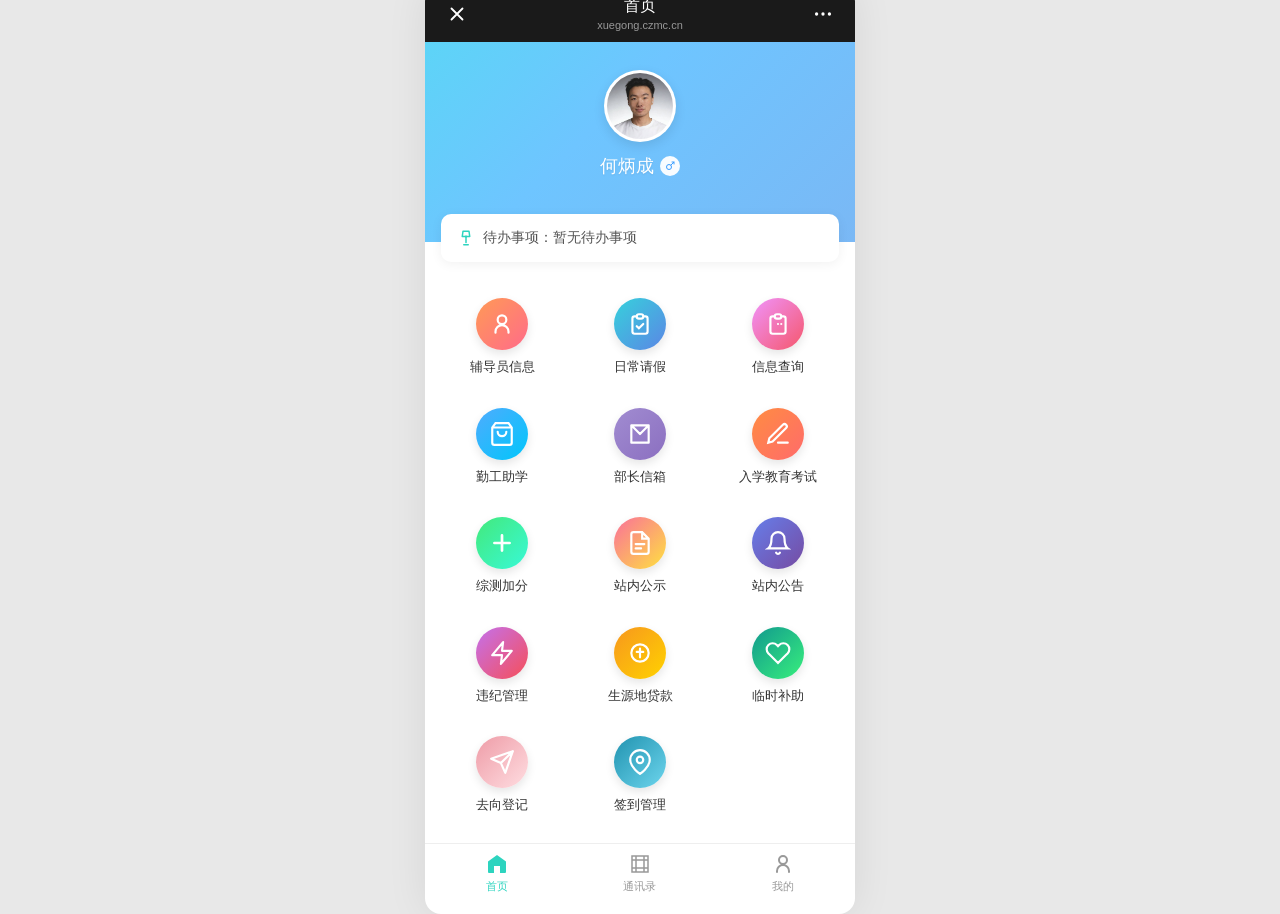
<file: index.html>
<!DOCTYPE html>
<html lang="zh-CN">
<head>
  <meta charset="UTF-8">
  <meta name="viewport" content="width=device-width, initial-scale=1.0, maximum-scale=1.0, user-scalable=no, viewport-fit=cover">
  <meta name="apple-mobile-web-app-capable" content="yes">
  <meta name="apple-mobile-web-app-status-bar-style" content="black-translucent">
  <title>首页 - 学工系统</title>
  <link rel="stylesheet" href="css/style.css">
</head>
<body>
  <div class="phone-shell">
    <!-- 模拟微信/浏览器顶部栏 -->
    <header class="browser-bar">
      <button class="browser-btn" aria-label="关闭">
        <svg viewBox="0 0 24 24" width="22" height="22"><path d="M18 6L6 18M6 6l12 12" stroke="currentColor" stroke-width="2" stroke-linecap="round"/></svg>
      </button>
      <div class="browser-title">
        <div class="browser-title-main">首页</div>
        <div class="browser-title-sub">xuegong.czmc.cn</div>
      </div>
      <button class="browser-btn" aria-label="更多">
        <svg viewBox="0 0 24 24" width="22" height="22"><circle cx="5" cy="12" r="1.8" fill="currentColor"/><circle cx="12" cy="12" r="1.8" fill="currentColor"/><circle cx="19" cy="12" r="1.8" fill="currentColor"/></svg>
      </button>
    </header>

    <div class="page">
      <!-- 个人信息区 -->
      <section class="profile-section">
        <div class="profile-bg"></div>
        <div class="profile-content">
          <div class="avatar">
            <img src="assets/avatar.png" alt="何炳成">
          </div>
          <div class="user-name">
            何炳成
            <span class="gender-badge" aria-label="男">
              <svg viewBox="0 0 24 24" width="12" height="12"><circle cx="10" cy="14" r="5" fill="none" stroke="currentColor" stroke-width="2"/><path d="M14 10l6-6M16 4h4v4" fill="none" stroke="currentColor" stroke-width="2" stroke-linecap="round"/></svg>
            </span>
          </div>
        </div>
      </section>

      <!-- 待办事项 -->
      <div class="todo-card">
        <span class="todo-icon">
          <svg viewBox="0 0 24 24" width="18" height="18"><path d="M16 3H8l-1 7h10L16 3zM12 10v8M9 21h6" fill="none" stroke="#2dd4bf" stroke-width="2" stroke-linecap="round" stroke-linejoin="round"/><circle cx="12" cy="10" r="1.5" fill="#2dd4bf"/></svg>
        </span>
        <span class="todo-text">待办事项：暂无待办事项</span>
      </div>

      <!-- 功能网格 -->
      <main class="service-grid">
        <a class="service-item" href="pages/service.html?id=counselor">
          <div class="service-icon grad-orange">
            <svg viewBox="0 0 24 24"><path d="M12 12a4 4 0 100-8 4 4 0 000 8zM6 20v-1a6 6 0 0112 0v1" fill="none" stroke="currentColor" stroke-width="2" stroke-linecap="round"/></svg>
          </div>
          <span>辅导员信息</span>
        </a>
        <a class="service-item" href="pages/service.html?id=leave">
          <div class="service-icon grad-cyan">
            <svg viewBox="0 0 24 24"><path d="M9 5H7a2 2 0 00-2 2v12a2 2 0 002 2h10a2 2 0 002-2V7a2 2 0 00-2-2h-2M9 5a2 2 0 002 2h2a2 2 0 002-2M9 5a2 2 0 012-2h2a2 2 0 012 2m-6 9l2 2 4-4" fill="none" stroke="currentColor" stroke-width="2" stroke-linecap="round"/></svg>
          </div>
          <span>日常请假</span>
        </a>
        <a class="service-item" href="pages/service.html?id=query">
          <div class="service-icon grad-pink">
            <svg viewBox="0 0 24 24"><path d="M9 5H7a2 2 0 00-2 2v12a2 2 0 002 2h10a2 2 0 002-2V7a2 2 0 00-2-2h-2M9 5a2 2 0 002 2h2a2 2 0 002-2M9 5a2 2 0 012-2h2a2 2 0 012 2m-3 7h.01M12 12h.01M15 12h.01" fill="none" stroke="currentColor" stroke-width="2" stroke-linecap="round"/></svg>
          </div>
          <span>信息查询</span>
        </a>
        <a class="service-item" href="pages/service.html?id=workstudy">
          <div class="service-icon grad-blue">
            <svg viewBox="0 0 24 24"><path d="M6 2L3 6v14a2 2 0 002 2h14a2 2 0 002-2V6l-3-4H6zM3 6h18M16 10a4 4 0 01-8 0" fill="none" stroke="currentColor" stroke-width="2" stroke-linecap="round"/></svg>
          </div>
          <span>勤工助学</span>
        </a>
        <a class="service-item" href="pages/service.html?id=mailbox">
          <div class="service-icon grad-purple">
            <svg viewBox="0 0 24 24"><path d="M4 4h16v16H4zM4 4l8 8 8-8" fill="none" stroke="currentColor" stroke-width="2" stroke-linecap="round" stroke-linejoin="round"/></svg>
          </div>
          <span>部长信箱</span>
        </a>
        <a class="service-item" href="pages/service.html?id=exam">
          <div class="service-icon grad-orange2">
            <svg viewBox="0 0 24 24"><path d="M12 20h9M16.5 3.5a2.12 2.12 0 013 3L7 19l-4 1 1-4L16.5 3.5z" fill="none" stroke="currentColor" stroke-width="2" stroke-linecap="round"/></svg>
          </div>
          <span>入学教育考试</span>
        </a>
        <a class="service-item" href="pages/service.html?id=evaluation">
          <div class="service-icon grad-cyan2">
            <svg viewBox="0 0 24 24"><path d="M12 5v14M5 12h14" fill="none" stroke="currentColor" stroke-width="2.5" stroke-linecap="round"/></svg>
          </div>
          <span>综测加分</span>
        </a>
        <a class="service-item" href="pages/service.html?id=publicity">
          <div class="service-icon grad-pink2">
            <svg viewBox="0 0 24 24"><path d="M14 2H6a2 2 0 00-2 2v16a2 2 0 002 2h12a2 2 0 002-2V8l-6-6zM14 2v6h6M8 13h8M8 17h5" fill="none" stroke="currentColor" stroke-width="2" stroke-linecap="round"/></svg>
          </div>
          <span>站内公示</span>
        </a>
        <a class="service-item" href="pages/service.html?id=notice">
          <div class="service-icon grad-blue2">
            <svg viewBox="0 0 24 24"><path d="M18 8A6 6 0 006 8c0 7-3 9-3 9h18s-3-2-3-9M13.73 21a2 2 0 01-3.46 0" fill="none" stroke="currentColor" stroke-width="2" stroke-linecap="round"/></svg>
          </div>
          <span>站内公告</span>
        </a>
        <a class="service-item" href="pages/service.html?id=discipline">
          <div class="service-icon grad-purple2">
            <svg viewBox="0 0 24 24"><path d="M13 2L3 14h9l-1 8 10-12h-9l1-8z" fill="none" stroke="currentColor" stroke-width="2" stroke-linecap="round" stroke-linejoin="round"/></svg>
          </div>
          <span>违纪管理</span>
        </a>
        <a class="service-item" href="pages/service.html?id=loan">
          <div class="service-icon grad-orange3">
            <svg viewBox="0 0 24 24"><circle cx="12" cy="12" r="8" fill="none" stroke="currentColor" stroke-width="2"/><path d="M12 8v8M9 11h6" fill="none" stroke="currentColor" stroke-width="2" stroke-linecap="round"/></svg>
          </div>
          <span>生源地贷款</span>
        </a>
        <a class="service-item" href="pages/service.html?id=subsidy">
          <div class="service-icon grad-cyan3">
            <svg viewBox="0 0 24 24"><path d="M20.84 4.61a5.5 5.5 0 00-7.78 0L12 5.67l-1.06-1.06a5.5 5.5 0 00-7.78 7.78l1.06 1.06L12 21.23l7.78-7.78 1.06-1.06a5.5 5.5 0 000-7.78z" fill="none" stroke="currentColor" stroke-width="2" stroke-linecap="round"/></svg>
          </div>
          <span>临时补助</span>
        </a>
        <a class="service-item" href="pages/service.html?id=destination">
          <div class="service-icon grad-pink3">
            <svg viewBox="0 0 24 24"><path d="M22 2L11 13M22 2l-7 20-4-9-9-4 20-7z" fill="none" stroke="currentColor" stroke-width="2" stroke-linecap="round" stroke-linejoin="round"/></svg>
          </div>
          <span>去向登记</span>
        </a>
        <a class="service-item" href="pages/service.html?id=checkin">
          <div class="service-icon grad-blue3">
            <svg viewBox="0 0 24 24"><path d="M21 10c0 7-9 13-9 13s-9-6-9-13a9 9 0 0118 0z" fill="none" stroke="currentColor" stroke-width="2"/><circle cx="12" cy="10" r="3" fill="none" stroke="currentColor" stroke-width="2"/></svg>
          </div>
          <span>签到管理</span>
        </a>
      </main>
    </div>

    <!-- 底部导航 -->
    <nav class="bottom-nav">
      <a class="nav-item active" href="#">
        <svg viewBox="0 0 24 24"><path d="M3 9.5L12 3l9 6.5V20a1 1 0 01-1 1h-5v-7H9v7H4a1 1 0 01-1-1V9.5z" fill="currentColor"/></svg>
        <span>首页</span>
      </a>
      <a class="nav-item" href="pages/contacts.html">
        <svg viewBox="0 0 24 24"><path d="M4 4h16v16H4zM8 4v16M16 4v16M4 8h16M4 16h16" fill="none" stroke="currentColor" stroke-width="1.5"/></svg>
        <span>通讯录</span>
      </a>
      <a class="nav-item" href="pages/mine.html">
        <svg viewBox="0 0 24 24"><path d="M12 12a4 4 0 100-8 4 4 0 000 8zM6 20v-1a6 6 0 0112 0v1" fill="none" stroke="currentColor" stroke-width="2" stroke-linecap="round"/></svg>
        <span>我的</span>
      </a>
    </nav>
  </div>
</body>
</html>
</file>
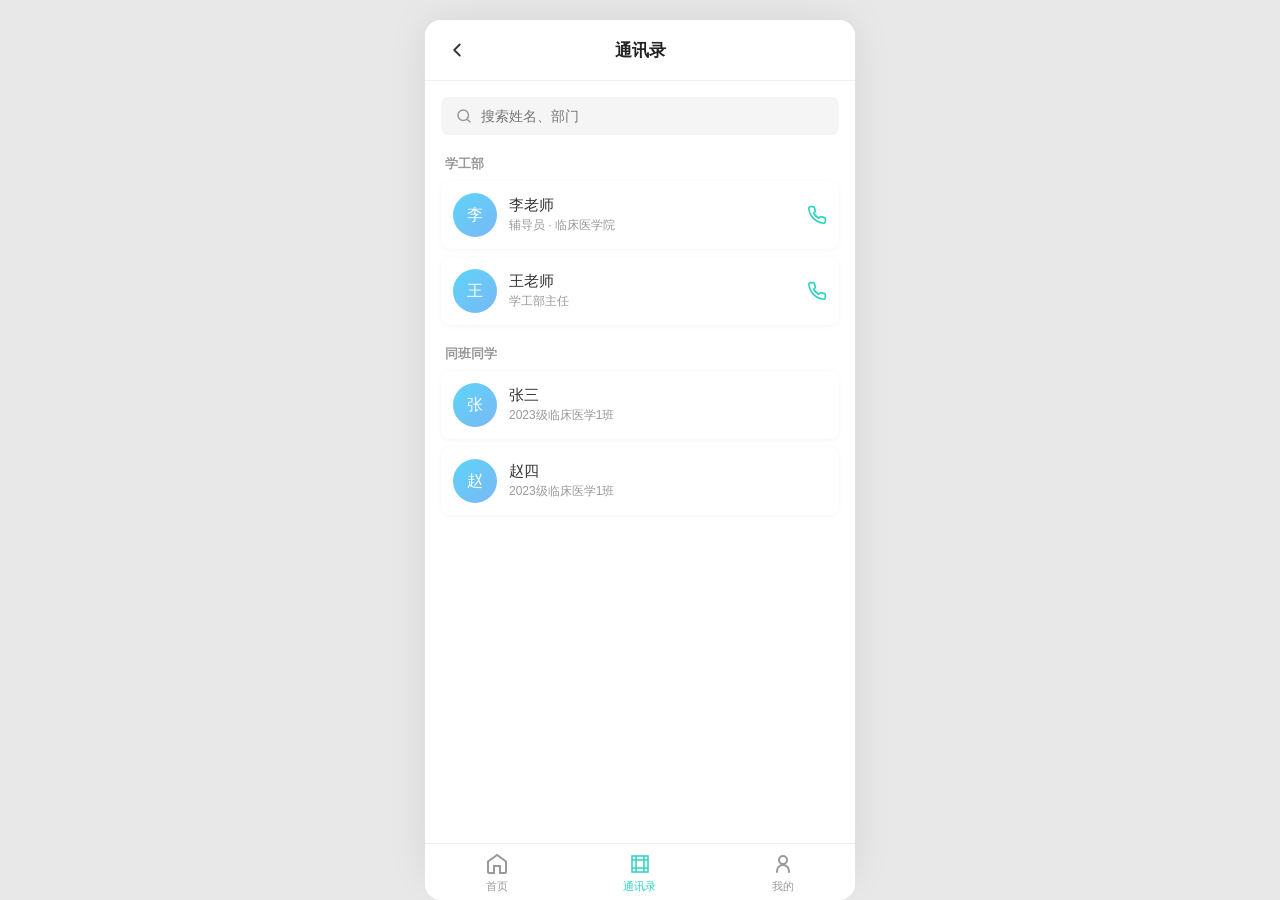
<file: pages/contacts.html>
<!DOCTYPE html>
<html lang="zh-CN">
<head>
  <meta charset="UTF-8">
  <meta name="viewport" content="width=device-width, initial-scale=1.0, maximum-scale=1.0, user-scalable=no, viewport-fit=cover">
  <title>通讯录 - 学工系统</title>
  <link rel="stylesheet" href="../css/style.css">
  <link rel="stylesheet" href="../css/subpage.css">
</head>
<body>
  <div class="phone-shell">
    <header class="sub-header">
      <a class="sub-back" href="../index.html" aria-label="返回">
        <svg viewBox="0 0 24 24" width="22" height="22"><path d="M15 18l-6-6 6-6" fill="none" stroke="currentColor" stroke-width="2" stroke-linecap="round" stroke-linejoin="round"/></svg>
      </a>
      <h1 class="sub-title">通讯录</h1>
      <span class="sub-placeholder"></span>
    </header>

    <div class="page sub-page">
      <div class="search-box">
        <svg viewBox="0 0 24 24" width="18" height="18"><circle cx="11" cy="11" r="7" fill="none" stroke="#999" stroke-width="2"/><path d="M20 20l-3-3" stroke="#999" stroke-width="2" stroke-linecap="round"/></svg>
        <input type="search" placeholder="搜索姓名、部门">
      </div>

      <section class="contact-group">
        <h3 class="group-title">学工部</h3>
        <a class="contact-item" href="tel:03175551234">
          <div class="contact-avatar">李</div>
          <div class="contact-info">
            <div class="contact-name">李老师</div>
            <div class="contact-role">辅导员 · 临床医学院</div>
          </div>
          <svg class="contact-phone" viewBox="0 0 24 24" width="20" height="20"><path d="M22 16.92v3a2 2 0 01-2.18 2 19.79 19.79 0 01-8.63-3.07 19.5 19.5 0 01-6-6 19.79 19.79 0 01-3.07-8.67A2 2 0 014.11 2h3a2 2 0 012 1.72c.127.96.361 1.903.7 2.81a2 2 0 01-.45 2.11L8.09 9.91a16 16 0 006 6l1.27-1.27a2 2 0 012.11-.45c.907.339 1.85.573 2.81.7A2 2 0 0122 16.92z" fill="none" stroke="#2dd4bf" stroke-width="2"/></svg>
        </a>
        <a class="contact-item" href="tel:03175555678">
          <div class="contact-avatar">王</div>
          <div class="contact-info">
            <div class="contact-name">王老师</div>
            <div class="contact-role">学工部主任</div>
          </div>
          <svg class="contact-phone" viewBox="0 0 24 24" width="20" height="20"><path d="M22 16.92v3a2 2 0 01-2.18 2 19.79 19.79 0 01-8.63-3.07 19.5 19.5 0 01-6-6 19.79 19.79 0 01-3.07-8.67A2 2 0 014.11 2h3a2 2 0 012 1.72c.127.96.361 1.903.7 2.81a2 2 0 01-.45 2.11L8.09 9.91a16 16 0 006 6l1.27-1.27a2 2 0 012.11-.45c.907.339 1.85.573 2.81.7A2 2 0 0122 16.92z" fill="none" stroke="#2dd4bf" stroke-width="2"/></svg>
        </a>
      </section>

      <section class="contact-group">
        <h3 class="group-title">同班同学</h3>
        <a class="contact-item" href="#">
          <div class="contact-avatar">张</div>
          <div class="contact-info">
            <div class="contact-name">张三</div>
            <div class="contact-role">2023级临床医学1班</div>
          </div>
        </a>
        <a class="contact-item" href="#">
          <div class="contact-avatar">赵</div>
          <div class="contact-info">
            <div class="contact-name">赵四</div>
            <div class="contact-role">2023级临床医学1班</div>
          </div>
        </a>
      </section>
    </div>

    <nav class="bottom-nav">
      <a class="nav-item" href="../index.html">
        <svg viewBox="0 0 24 24"><path d="M3 9.5L12 3l9 6.5V20a1 1 0 01-1 1h-5v-7H9v7H4a1 1 0 01-1-1V9.5z" fill="none" stroke="currentColor" stroke-width="2"/></svg>
        <span>首页</span>
      </a>
      <a class="nav-item active" href="contacts.html">
        <svg viewBox="0 0 24 24"><path d="M4 4h16v16H4zM8 4v16M16 4v16M4 8h16M4 16h16" fill="none" stroke="currentColor" stroke-width="1.5"/></svg>
        <span>通讯录</span>
      </a>
      <a class="nav-item" href="mine.html">
        <svg viewBox="0 0 24 24"><path d="M12 12a4 4 0 100-8 4 4 0 000 8zM6 20v-1a6 6 0 0112 0v1" fill="none" stroke="currentColor" stroke-width="2" stroke-linecap="round"/></svg>
        <span>我的</span>
      </a>
    </nav>
  </div>
</body>
</html>
</file>
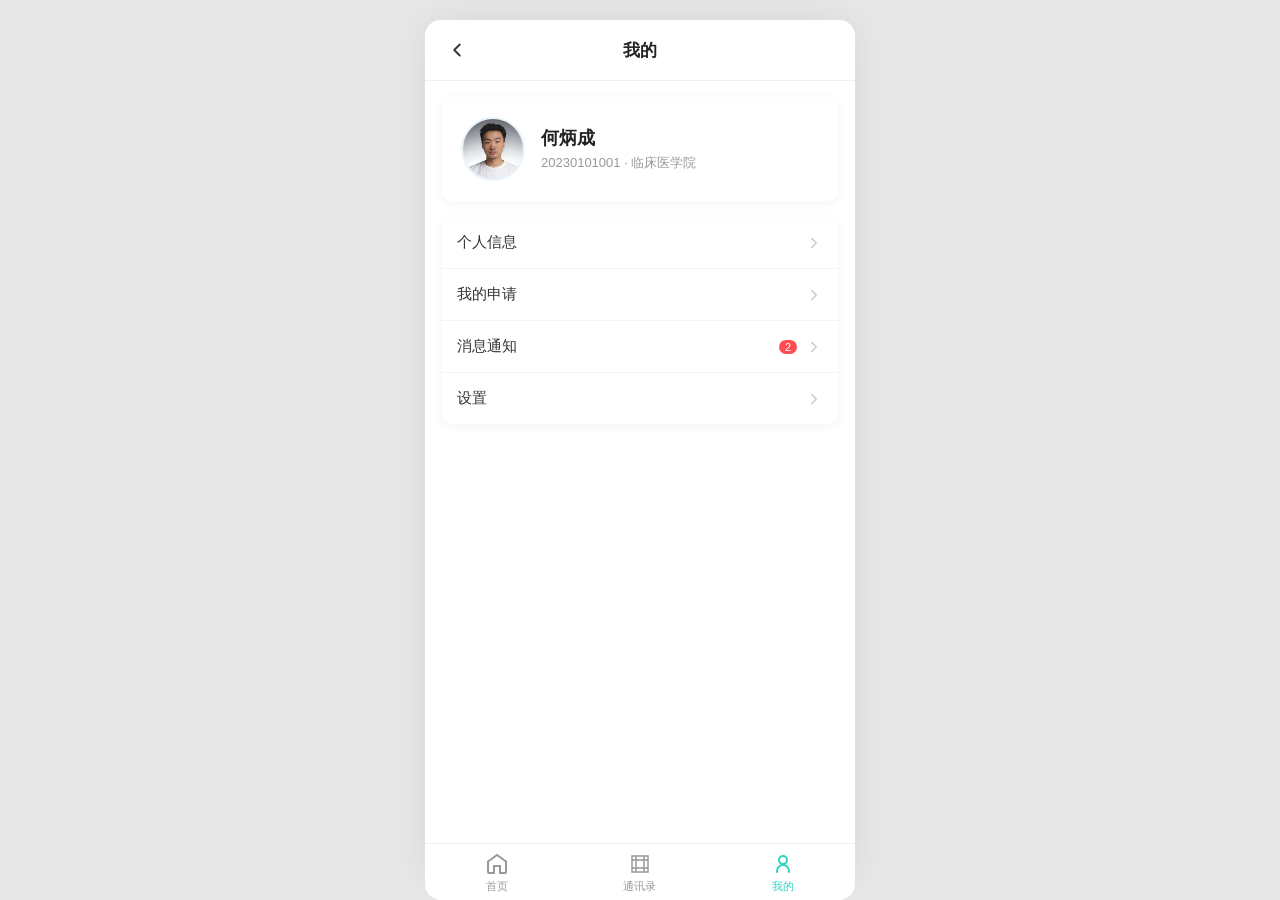
<file: pages/mine.html>
<!DOCTYPE html>
<html lang="zh-CN">
<head>
  <meta charset="UTF-8">
  <meta name="viewport" content="width=device-width, initial-scale=1.0, maximum-scale=1.0, user-scalable=no, viewport-fit=cover">
  <title>我的 - 学工系统</title>
  <link rel="stylesheet" href="../css/style.css">
  <link rel="stylesheet" href="../css/subpage.css">
</head>
<body>
  <div class="phone-shell">
    <header class="sub-header">
      <a class="sub-back" href="../index.html" aria-label="返回">
        <svg viewBox="0 0 24 24" width="22" height="22"><path d="M15 18l-6-6 6-6" fill="none" stroke="currentColor" stroke-width="2" stroke-linecap="round" stroke-linejoin="round"/></svg>
      </a>
      <h1 class="sub-title">我的</h1>
      <span class="sub-placeholder"></span>
    </header>

    <div class="page sub-page">
      <section class="mine-profile">
        <div class="mine-avatar">
          <img src="../assets/avatar.png" alt="何炳成">
        </div>
        <div class="mine-info">
          <h2>何炳成</h2>
          <p>20230101001 · 临床医学院</p>
        </div>
      </section>

      <section class="menu-list">
        <a class="menu-item" href="service.html?id=query">
          <span>个人信息</span>
          <svg viewBox="0 0 24 24" width="18" height="18"><path d="M9 18l6-6-6-6" fill="none" stroke="#ccc" stroke-width="2" stroke-linecap="round"/></svg>
        </a>
        <a class="menu-item" href="service.html?id=leave">
          <span>我的申请</span>
          <svg viewBox="0 0 24 24" width="18" height="18"><path d="M9 18l6-6-6-6" fill="none" stroke="#ccc" stroke-width="2" stroke-linecap="round"/></svg>
        </a>
        <a class="menu-item" href="service.html?id=notice">
          <span>消息通知</span>
          <span class="menu-badge">2</span>
          <svg viewBox="0 0 24 24" width="18" height="18"><path d="M9 18l6-6-6-6" fill="none" stroke="#ccc" stroke-width="2" stroke-linecap="round"/></svg>
        </a>
        <a class="menu-item" href="#">
          <span>设置</span>
          <svg viewBox="0 0 24 24" width="18" height="18"><path d="M9 18l6-6-6-6" fill="none" stroke="#ccc" stroke-width="2" stroke-linecap="round"/></svg>
        </a>
      </section>
    </div>

    <nav class="bottom-nav">
      <a class="nav-item" href="../index.html">
        <svg viewBox="0 0 24 24"><path d="M3 9.5L12 3l9 6.5V20a1 1 0 01-1 1h-5v-7H9v7H4a1 1 0 01-1-1V9.5z" fill="none" stroke="currentColor" stroke-width="2"/></svg>
        <span>首页</span>
      </a>
      <a class="nav-item" href="contacts.html">
        <svg viewBox="0 0 24 24"><path d="M4 4h16v16H4zM8 4v16M16 4v16M4 8h16M4 16h16" fill="none" stroke="currentColor" stroke-width="1.5"/></svg>
        <span>通讯录</span>
      </a>
      <a class="nav-item active" href="mine.html">
        <svg viewBox="0 0 24 24"><path d="M12 12a4 4 0 100-8 4 4 0 000 8zM6 20v-1a6 6 0 0112 0v1" fill="none" stroke="currentColor" stroke-width="2" stroke-linecap="round"/></svg>
        <span>我的</span>
      </a>
    </nav>
  </div>
</body>
</html>
</file>
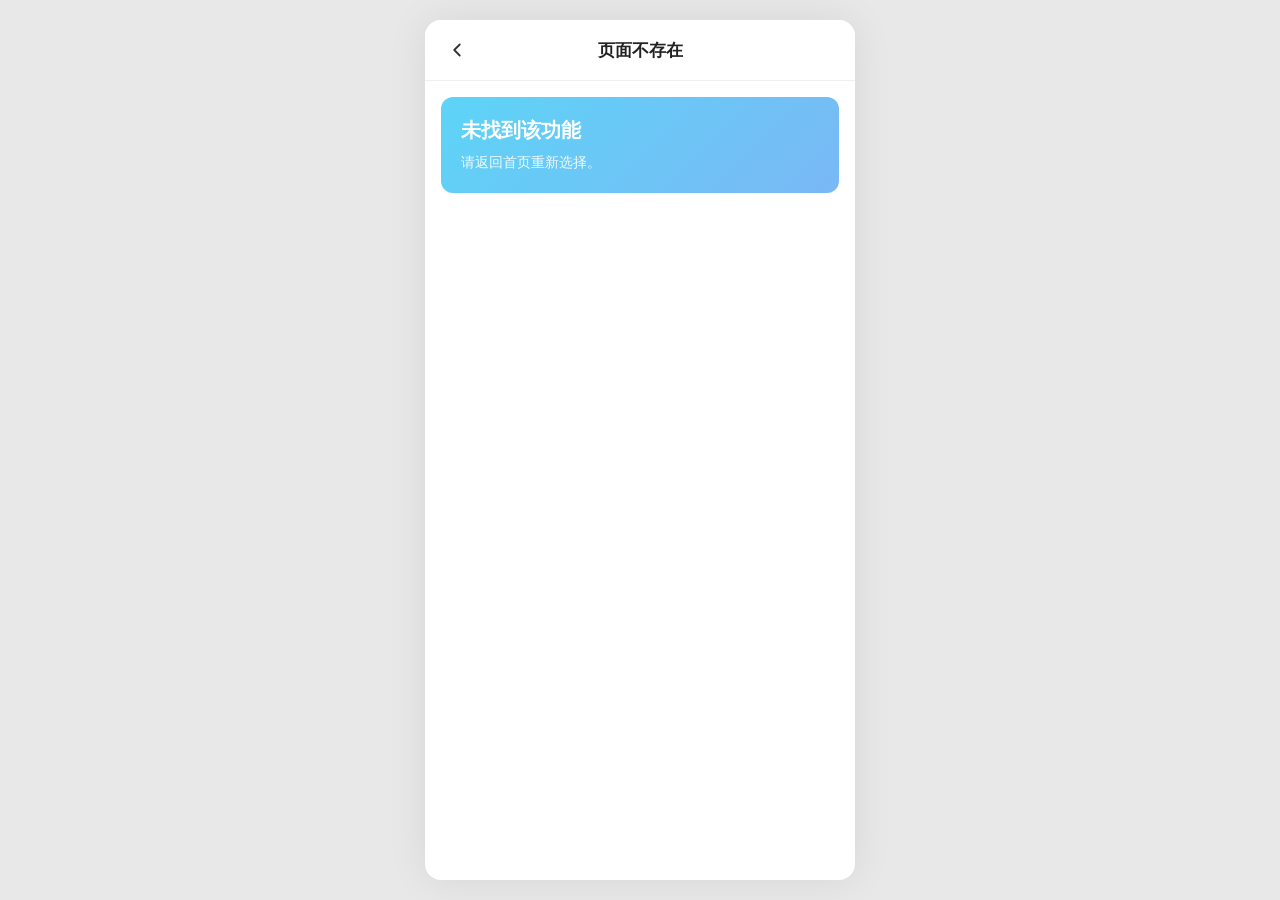
<file: pages/service.html>
<!DOCTYPE html>
<html lang="zh-CN">
<head>
  <meta charset="UTF-8">
  <meta name="viewport" content="width=device-width, initial-scale=1.0, maximum-scale=1.0, user-scalable=no, viewport-fit=cover">
  <title>功能详情</title>
  <link rel="stylesheet" href="../css/style.css">
  <link rel="stylesheet" href="../css/subpage.css">
</head>
<body>
  <div class="phone-shell">
    <header class="sub-header">
      <a class="sub-back" href="../index.html" aria-label="返回">
        <svg viewBox="0 0 24 24" width="22" height="22"><path d="M15 18l-6-6 6-6" fill="none" stroke="currentColor" stroke-width="2" stroke-linecap="round" stroke-linejoin="round"/></svg>
      </a>
      <h1 class="sub-title" id="pageTitle">功能详情</h1>
      <span class="sub-placeholder"></span>
    </header>

    <div class="page sub-page">
      <section class="sub-hero">
        <h2 id="heroTitle">加载中...</h2>
        <p id="heroDesc"></p>
      </section>

      <section class="info-card" id="infoList"></section>

      <button class="primary-btn" id="actionBtn" type="button" hidden>操作</button>
    </div>
  </div>

  <script src="../js/services.js"></script>
  <script>
    const params = new URLSearchParams(location.search);
    const id = params.get('id');
    const service = SERVICES[id];

    if (!service) {
      document.getElementById('pageTitle').textContent = '页面不存在';
      document.getElementById('heroTitle').textContent = '未找到该功能';
      document.getElementById('heroDesc').textContent = '请返回首页重新选择。';
    } else {
      document.title = service.title + ' - 学工系统';
      document.getElementById('pageTitle').textContent = service.title;
      document.getElementById('heroTitle').textContent = service.title;
      document.getElementById('heroDesc').textContent = service.desc;

      const list = document.getElementById('infoList');
      service.items.forEach(item => {
        const row = document.createElement('div');
        row.className = 'info-row';
        row.innerHTML = `<span class="info-label">${item.label}</span><span class="info-value">${item.value}</span>`;
        list.appendChild(row);
      });

      if (service.action) {
        const btn = document.getElementById('actionBtn');
        btn.hidden = false;
        btn.textContent = service.action;
        btn.addEventListener('click', () => {
          alert('「' + service.action + '」功能演示中，后续可对接真实业务接口。');
        });
      }
    }
  </script>
</body>
</html>
</file>
<file: css/style.css>
*,
*::before,
*::after {
  box-sizing: border-box;
  margin: 0;
  padding: 0;
}

html,
body {
  height: 100%;
  font-family: -apple-system, BlinkMacSystemFont, "PingFang SC", "Hiragino Sans GB",
    "Microsoft YaHei", "Helvetica Neue", Arial, sans-serif;
  background: #e8e8e8;
  -webkit-font-smoothing: antialiased;
  -webkit-tap-highlight-color: transparent;
}

body {
  display: flex;
  justify-content: center;
  align-items: flex-start;
  min-height: 100%;
  min-height: 100dvh;
}

.phone-shell {
  width: 100%;
  max-width: 430px;
  min-height: 100vh;
  min-height: 100dvh;
  background: #fff;
  display: flex;
  flex-direction: column;
  position: relative;
  overflow: hidden;
  box-shadow: 0 0 40px rgba(0, 0, 0, 0.08);
}

/* ===== 浏览器顶栏 ===== */
.browser-bar {
  display: flex;
  align-items: center;
  justify-content: space-between;
  background: #1a1a1a;
  color: #fff;
  padding: 10px 14px;
  flex-shrink: 0;
  z-index: 20;
}

.browser-btn {
  background: none;
  border: none;
  color: #fff;
  width: 36px;
  height: 36px;
  display: flex;
  align-items: center;
  justify-content: center;
  cursor: pointer;
  padding: 0;
}

.browser-title {
  text-align: center;
  flex: 1;
  line-height: 1.3;
}

.browser-title-main {
  font-size: 16px;
  font-weight: 500;
}

.browser-title-sub {
  font-size: 11px;
  color: rgba(255, 255, 255, 0.55);
  margin-top: 1px;
}

/* ===== 页面主体 ===== */
.page {
  flex: 1;
  overflow-y: auto;
  padding-bottom: 72px;
  -webkit-overflow-scrolling: touch;
}

/* ===== 个人信息区 ===== */
.profile-section {
  position: relative;
  height: 200px;
  overflow: visible;
}

.profile-bg {
  position: absolute;
  inset: 0;
  background: linear-gradient(135deg, #5dd4f7 0%, #6ec5ff 40%, #7ab8f5 100%);
}

.profile-content {
  position: relative;
  z-index: 1;
  display: flex;
  flex-direction: column;
  align-items: center;
  padding-top: 28px;
}

.avatar {
  width: 72px;
  height: 72px;
  border-radius: 50%;
  overflow: hidden;
  border: 3px solid rgba(255, 255, 255, 0.85);
  box-shadow: 0 4px 12px rgba(0, 0, 0, 0.1);
  background: #fff;
}

.avatar img {
  width: 100%;
  height: 100%;
  object-fit: cover;
  display: block;
}

.user-name {
  margin-top: 12px;
  color: #fff;
  font-size: 18px;
  font-weight: 500;
  display: flex;
  align-items: center;
  gap: 6px;
  text-shadow: 0 1px 2px rgba(0, 0, 0, 0.08);
}

.gender-badge {
  display: inline-flex;
  align-items: center;
  justify-content: center;
  width: 20px;
  height: 20px;
  border-radius: 50%;
  background: rgba(255, 255, 255, 0.95);
  color: #3b9eff;
}

/* ===== 待办卡片 ===== */
.todo-card {
  position: relative;
  z-index: 5;
  margin: -28px 16px 0;
  background: #fff;
  border-radius: 10px;
  padding: 14px 16px;
  display: flex;
  align-items: center;
  gap: 8px;
  box-shadow: 0 2px 12px rgba(0, 0, 0, 0.06);
}

.todo-icon {
  display: flex;
  align-items: center;
  flex-shrink: 0;
}

.todo-text {
  font-size: 14px;
  color: #555;
  line-height: 1.4;
}

/* ===== 功能网格 ===== */
.service-grid {
  display: grid;
  grid-template-columns: repeat(3, 1fr);
  gap: 8px 0;
  padding: 24px 8px 16px;
}

.service-item {
  display: flex;
  flex-direction: column;
  align-items: center;
  text-decoration: none;
  color: #333;
  padding: 12px 4px;
  transition: opacity 0.15s;
}

.service-item:active {
  opacity: 0.65;
}

.service-icon {
  width: 52px;
  height: 52px;
  border-radius: 50%;
  display: flex;
  align-items: center;
  justify-content: center;
  margin-bottom: 8px;
  box-shadow: 0 4px 10px rgba(0, 0, 0, 0.1);
}

.service-icon svg {
  width: 26px;
  height: 26px;
  color: #fff;
}

.service-item span {
  font-size: 13px;
  text-align: center;
  line-height: 1.35;
  color: #333;
}

/* 渐变色 */
.grad-orange  { background: linear-gradient(135deg, #ff9a56, #ff6b8a); }
.grad-cyan    { background: linear-gradient(135deg, #36d1dc, #5b86e5); }
.grad-pink    { background: linear-gradient(135deg, #f093fb, #f5576c); }
.grad-blue    { background: linear-gradient(135deg, #4facfe, #00c6fb); }
.grad-purple  { background: linear-gradient(135deg, #a18cd1, #8b6fc0); }
.grad-orange2 { background: linear-gradient(135deg, #ff8c42, #ff6b6b); }
.grad-cyan2   { background: linear-gradient(135deg, #43e97b, #38f9d7); }
.grad-pink2   { background: linear-gradient(135deg, #fa709a, #fee140); }
.grad-blue2   { background: linear-gradient(135deg, #667eea, #764ba2); }
.grad-purple2 { background: linear-gradient(135deg, #c471ed, #f64f59); }
.grad-orange3 { background: linear-gradient(135deg, #f7971e, #ffd200); }
.grad-cyan3   { background: linear-gradient(135deg, #11998e, #38ef7d); }
.grad-pink3   { background: linear-gradient(135deg, #ee9ca7, #ffdde1); }
.grad-blue3   { background: linear-gradient(135deg, #2193b0, #6dd5ed); }

/* ===== 底部导航 ===== */
.bottom-nav {
  position: fixed;
  bottom: 0;
  left: 50%;
  transform: translateX(-50%);
  width: 100%;
  max-width: 430px;
  display: flex;
  background: #fff;
  border-top: 1px solid #eee;
  padding-bottom: env(safe-area-inset-bottom, 0);
  z-index: 30;
}

.nav-item {
  flex: 1;
  display: flex;
  flex-direction: column;
  align-items: center;
  justify-content: center;
  padding: 8px 0 6px;
  text-decoration: none;
  color: #999;
  gap: 3px;
  transition: color 0.15s;
}

.nav-item svg {
  width: 24px;
  height: 24px;
}

.nav-item span {
  font-size: 11px;
}

.nav-item.active {
  color: #2dd4bf;
}

.nav-item.active svg {
  color: #2dd4bf;
}

/* ===== 桌面端预览 ===== */
@media (min-width: 431px) {
  body {
    padding: 20px 0;
    align-items: center;
  }

  .phone-shell {
    min-height: calc(100vh - 40px);
    min-height: calc(100dvh - 40px);
    border-radius: 16px;
  }

  .bottom-nav {
    border-radius: 0 0 16px 16px;
  }
}
</file>
<file: css/subpage.css>
.sub-header {
  display: flex;
  align-items: center;
  justify-content: space-between;
  padding: 12px 14px;
  background: #fff;
  border-bottom: 1px solid #f0f0f0;
  flex-shrink: 0;
  z-index: 20;
}

.sub-back {
  display: flex;
  align-items: center;
  justify-content: center;
  width: 36px;
  height: 36px;
  color: #333;
  text-decoration: none;
}

.sub-title {
  font-size: 17px;
  font-weight: 600;
  color: #222;
}

.sub-placeholder {
  width: 36px;
}

.sub-page {
  padding: 16px;
  padding-bottom: 88px;
}

.sub-hero {
  background: linear-gradient(135deg, #5dd4f7 0%, #7ab8f5 100%);
  border-radius: 12px;
  padding: 20px;
  color: #fff;
  margin-bottom: 16px;
}

.sub-hero h2 {
  font-size: 20px;
  font-weight: 600;
  margin-bottom: 8px;
}

.sub-hero p {
  font-size: 14px;
  line-height: 1.5;
  opacity: 0.92;
}

.info-card {
  background: #fff;
  border-radius: 12px;
  box-shadow: 0 2px 12px rgba(0, 0, 0, 0.05);
  overflow: hidden;
  margin-bottom: 20px;
}

.info-row {
  display: flex;
  justify-content: space-between;
  align-items: flex-start;
  gap: 12px;
  padding: 14px 16px;
  border-bottom: 1px solid #f5f5f5;
}

.info-row:last-child {
  border-bottom: none;
}

.info-label {
  font-size: 14px;
  color: #888;
  flex-shrink: 0;
}

.info-value {
  font-size: 14px;
  color: #333;
  text-align: right;
  line-height: 1.4;
}

.primary-btn {
  width: 100%;
  padding: 14px;
  border: none;
  border-radius: 10px;
  background: linear-gradient(135deg, #36d1dc, #5b86e5);
  color: #fff;
  font-size: 16px;
  font-weight: 500;
  cursor: pointer;
}

.primary-btn:active {
  opacity: 0.85;
}

/* 通讯录 */
.search-box {
  display: flex;
  align-items: center;
  gap: 8px;
  background: #f5f5f5;
  border-radius: 8px;
  padding: 10px 14px;
  margin-bottom: 20px;
}

.search-box input {
  flex: 1;
  border: none;
  background: none;
  font-size: 14px;
  outline: none;
}

.contact-group {
  margin-bottom: 20px;
}

.group-title {
  font-size: 13px;
  color: #999;
  margin-bottom: 8px;
  padding-left: 4px;
}

.contact-item {
  display: flex;
  align-items: center;
  gap: 12px;
  padding: 12px;
  background: #fff;
  border-radius: 10px;
  margin-bottom: 8px;
  text-decoration: none;
  color: inherit;
  box-shadow: 0 1px 6px rgba(0, 0, 0, 0.04);
}

.contact-item:active {
  background: #fafafa;
}

.contact-avatar {
  width: 44px;
  height: 44px;
  border-radius: 50%;
  background: linear-gradient(135deg, #5dd4f7, #7ab8f5);
  color: #fff;
  display: flex;
  align-items: center;
  justify-content: center;
  font-size: 16px;
  font-weight: 500;
  flex-shrink: 0;
}

.contact-info {
  flex: 1;
  min-width: 0;
}

.contact-name {
  font-size: 15px;
  font-weight: 500;
  color: #333;
}

.contact-role {
  font-size: 12px;
  color: #999;
  margin-top: 2px;
}

.contact-phone {
  flex-shrink: 0;
}

/* 我的 */
.mine-profile {
  display: flex;
  align-items: center;
  gap: 16px;
  background: #fff;
  border-radius: 12px;
  padding: 20px;
  margin-bottom: 16px;
  box-shadow: 0 2px 12px rgba(0, 0, 0, 0.05);
}

.mine-avatar {
  width: 64px;
  height: 64px;
  border-radius: 50%;
  overflow: hidden;
  flex-shrink: 0;
  border: 2px solid #e8f4fc;
}

.mine-avatar img {
  width: 100%;
  height: 100%;
  object-fit: cover;
}

.mine-info h2 {
  font-size: 18px;
  font-weight: 600;
  color: #222;
  margin-bottom: 4px;
}

.mine-info p {
  font-size: 13px;
  color: #999;
}

.menu-list {
  background: #fff;
  border-radius: 12px;
  overflow: hidden;
  box-shadow: 0 2px 12px rgba(0, 0, 0, 0.05);
}

.menu-item {
  display: flex;
  align-items: center;
  padding: 16px;
  text-decoration: none;
  color: #333;
  font-size: 15px;
  border-bottom: 1px solid #f5f5f5;
}

.menu-item:last-child {
  border-bottom: none;
}

.menu-item:active {
  background: #fafafa;
}

.menu-item span:first-child {
  flex: 1;
}

.menu-badge {
  background: #ff4d4f;
  color: #fff;
  font-size: 11px;
  padding: 1px 6px;
  border-radius: 10px;
  margin-right: 8px;
}
</file>
